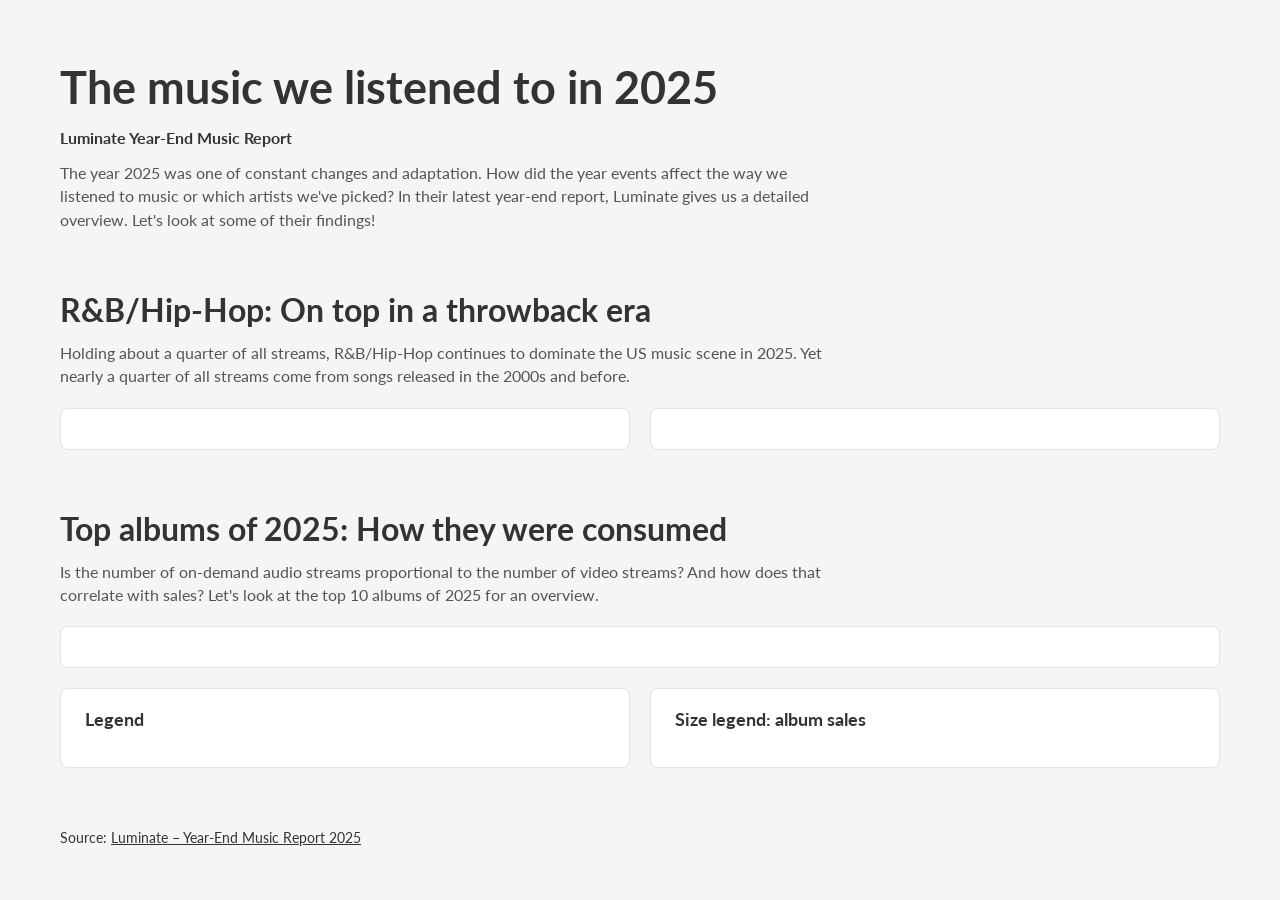
<file: index.html>
<!DOCTYPE html>
<html lang="en">
<head>
	<meta charset="UTF-8">
	<meta name="viewport" content="width=device-width, initial-scale=1.0">
	<title>Interactive Data Visualization with D3.js - Digital Infographic</title>
	<link rel="stylesheet" type="text/css" href="css/grid.css">
	<link rel="stylesheet" type="text/css" href="css/main.css">
	<script src="https://d3js.org/d3.v7.min.js"></script>
	<script src="./js/bar-chart.js"></script>
	<script src="./js/circle-chart.js"></script>
	<script src="./js/bubble-chart.js"></script>
	<script src="./js/main.js"></script>
</head>
<body onload="main()">
	<div class="container">
		<h1>The music we listened to in 2025</h1>
		<div class="row">
			<div class="col-8">
				<div class="subtitle">Luminate Year-End Music Report</div>
				<div class="intro">The year 2025 was one of constant changes and adaptation. How did the year events affect the way we listened to music or which artists we've picked? In their latest year-end report, Luminate gives us a detailed overview. Let's look at some of their findings!</div>
			</div>
		</div>

		<div class="bar-chart-section">
			<h2>R&amp;B/Hip-Hop: On top in a throwback era</h2>
			<div class="row">
				<div class="col-8">
					<div class="section-intro">Holding about a quarter of all streams, R&amp;B/Hip-Hop continues to dominate the US music scene in 2025. Yet nearly a quarter of all streams come from songs released in the 2000s and before.</div>
				</div>
			</div>
			<div class="row card-row">
				<div class="col-6">
					<div id="top-genres" class="card"></div>
				</div>
				<div class="col-6">
					<div id="release-by-decade" class="card"></div>
				</div>
			</div>
		</div>

		<div class="bubble-chart-section">
			<h2>Top albums of 2025: How they were consumed</h2>
			<div class="row">
				<div class="col-8">
					<div class="section-intro">Is the number of on-demand audio streams proportional to the number of video streams? And how does that correlate with sales? Let's look at the top 10 albums of 2025 for an overview.</div>
				</div>
			</div>
			<div id="bubble-chart" class="card"></div>
			<div id="legend" class="row card-row">
				<div class="col-6">
					<div class="legend-color card">
						<h3>Legend</h3>
					</div>
				</div>
				<div class="col-6">
					<div class="legend-area card">
						<h3>Size legend: album sales</h3>
					</div>
				</div>
			</div>
		</div>

		<div class="source">Source: <a href="https://luminatedata.com/reports/yearend-music-industry-report-2025/">Luminate – Year-End Music Report 2025</a></div>
	</div>
</body>
</html>
</file>
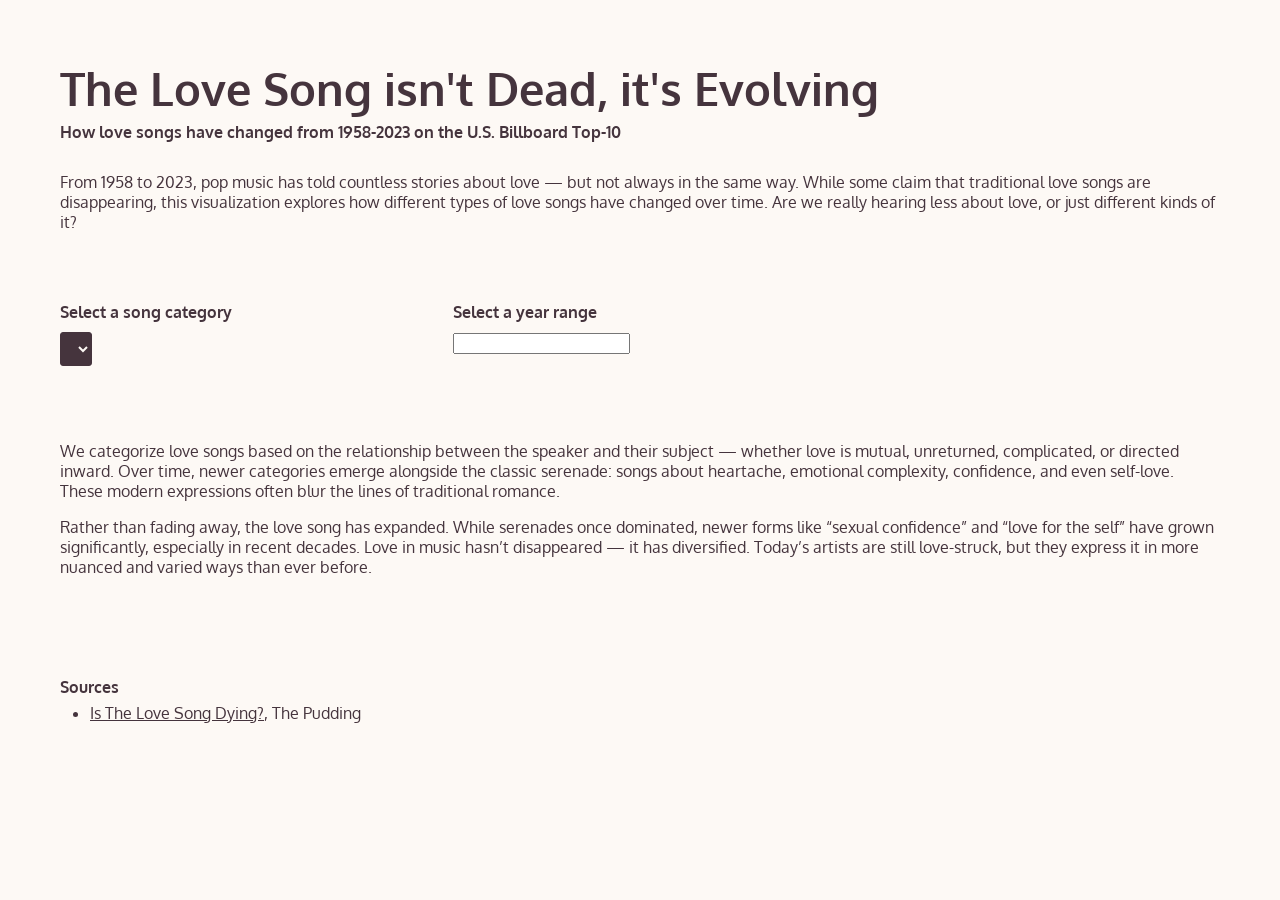
<file: Assignment2/index.html>
<!DOCTYPE html>
<html>

<head>
	<meta charset="UTF-8">
	<title>Love songs from 1958-2023 - streamgraph</title>
	<meta name="viewport" content="width=device-width, initial-scale=1">
	<link rel="stylesheet" type="text/css" href="css/grid.css">
	<link rel="stylesheet" type="text/css" href="css/rSlider.min.css">
	<link rel="stylesheet" type="text/css" href="css/main.css">
</head>

<body>
	<div class="container">
		<h1>The Love Song isn't Dead, it's Evolving</h1>
		<div class="subtitle">How love songs have changed from 1958-2023 on the U.S. Billboard Top-10</div>
		<div class="intro">
			<p>From 1958 to 2023, pop music has told countless stories about love — but not always in the same way.
				While some claim that traditional love songs are disappearing, this visualization explores how different
				types of love songs have changed over time. Are we really hearing less about love, or just different
				kinds of it?</p>
		</div>
		<div class="filters">
			<div class="row">
				<div class="col-4">
					<div class="filter filter-song-category">
						<label for="selectSongCategory">Select a song category</label>
						<select name="selectSongCategory" id="selectSongCategory"></select>
					</div>
				</div>
				<div class="col-8">
					<div class="filter filter-years">
						<label for="yearsSlider">Select a year range</label>
						<div class="slider-wrapper">
							<div class="slider">
								<input type="text" id="yearsSlider" />
							</div>
						</div>
					</div>
				</div>
			</div>
		</div>

		<div id="viz"></div>
		<div class="legend"></div>
		<div>
			<p>We categorize love songs based on the relationship between the speaker and their subject — whether love
				is mutual, unreturned, complicated, or directed inward. Over time, newer categories emerge alongside the
				classic serenade: songs about heartache, emotional complexity, confidence, and even self-love. These
				modern expressions often blur the lines of traditional romance.</p>

			<p>Rather than fading away, the love song has expanded. While serenades once dominated, newer forms like
				“sexual confidence” and “love for the self” have grown significantly, especially in recent decades. Love
				in music hasn’t disappeared — it has diversified. Today’s artists are still love-struck, but they
				express it in more nuanced and varied ways than ever before.</p>
		</div>
		<div class="sources">
			<div class="sources-label">Sources</div>
			<ul>
				<li><a href="https://pudding.cool/2024/11/love-songs/">Is The Love Song Dying?</a>, The Pudding</li>
			</ul>
		</div>
	</div>


	<!-- Add Scripts Here -->
	<script src="https://d3js.org/d3.v7.min.js"></script>
	<script src="js/rSlider.min.js"></script>
	<script src="js/tooltip.js"></script>
	<script src="js/main.js"></script>
</body>

</html>
</file>
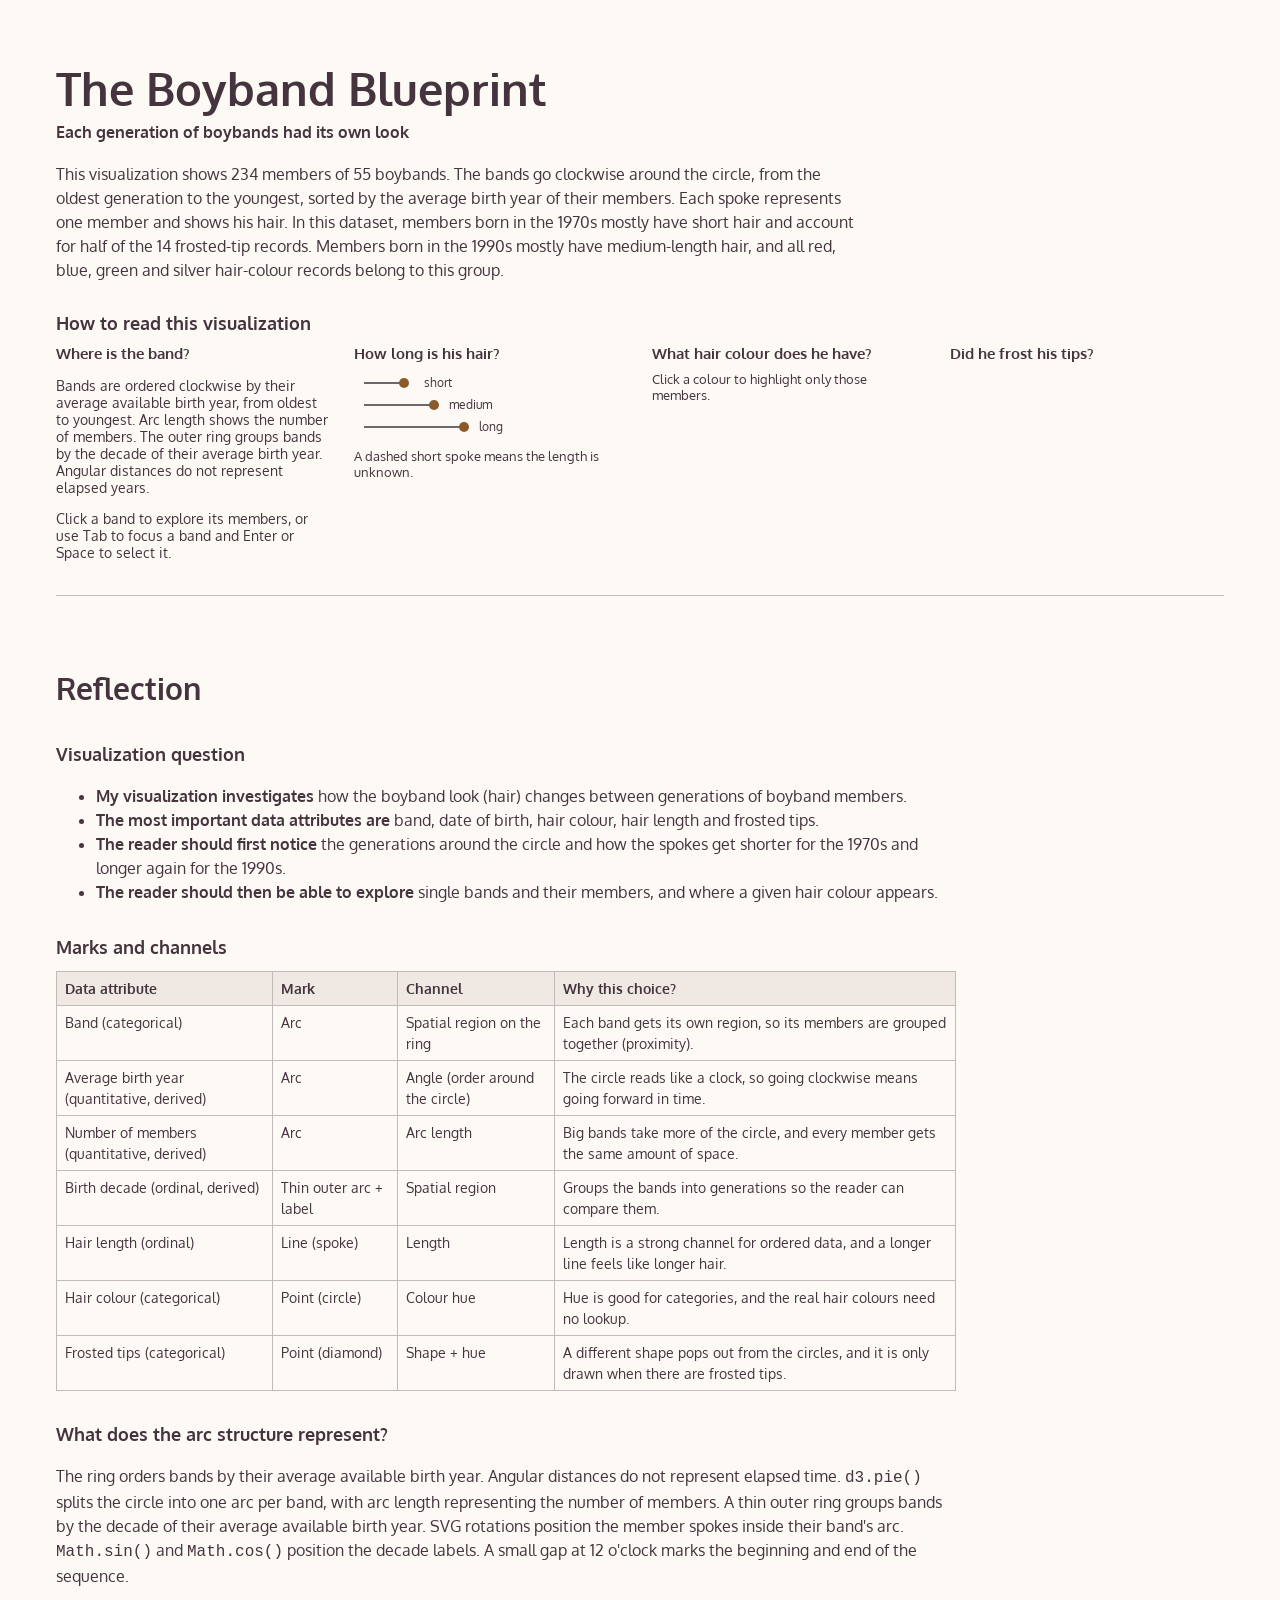
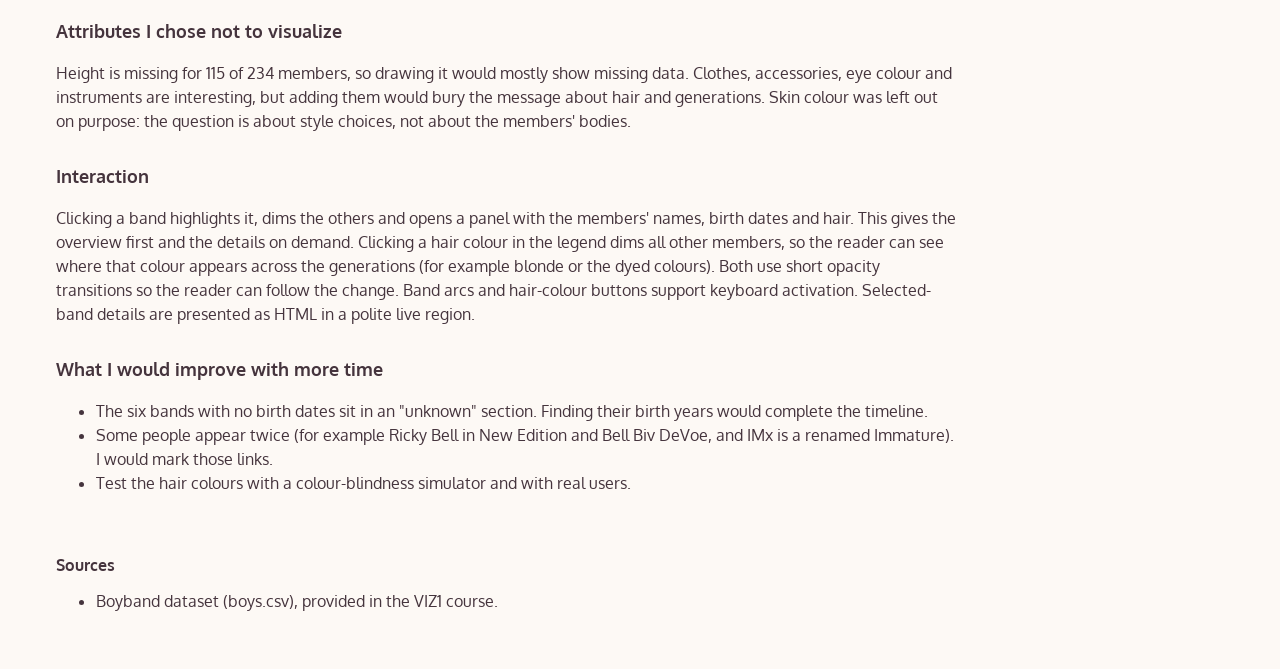
<file: Assignment3/index.html>
<!DOCTYPE html>
<html lang="en">

<head>
	<meta charset="UTF-8">
	<title>The Boyband Blueprint</title>
	<meta name="viewport" content="width=device-width, initial-scale=1">
	<link rel="stylesheet" type="text/css" href="css/main.css">
</head>

<body>
	<div class="container">
		<h1>The Boyband Blueprint</h1>
		<div class="subtitle">Each generation of boybands had its own look</div>
		<div class="intro">
			<p>This visualization shows 234 members of 55 boybands. The bands go clockwise around the circle,
				from the oldest generation to the youngest, sorted by the average birth year of their members.
				Each spoke represents one member and shows his hair. In this dataset, members born in the 1970s 
				mostly have short hair and account for half of the 14 frosted-tip records. Members born in the 1990s 
				mostly have	medium-length hair, and all red, blue, green and silver hair-colour records belong to 
				this group.</p>
		</div>

		<h3>How to read this visualization</h3>
		<div class="how-to-read">
			<div class="read-block">
				<h4>Where is the band?</h4>
				<p>Bands are ordered clockwise by their average available birth year,
				from oldest to youngest. Arc length shows the number of members.
				The outer ring groups bands by the decade of their average birth year.
				Angular distances do not represent elapsed years.</p>
				<p>Click a band to explore its members, or use Tab to focus a band and 
				Enter or Space to select it.</p>
			</div>
			<div class="read-block">
				<h4>How long is his hair?</h4>
				<svg viewBox="0 0 160 70" width="160" height="70" aria-hidden="true">
					<g class="legend-spoke"><line x1="10" y1="12" x2="50" y2="12"></line><circle cx="50" cy="12" r="5"></circle><text x="70" y="16">short</text></g>
					<g class="legend-spoke"><line x1="10" y1="34" x2="80" y2="34"></line><circle cx="80" cy="34" r="5"></circle><text x="95" y="38">medium</text></g>
					<g class="legend-spoke"><line x1="10" y1="56" x2="110" y2="56"></line><circle cx="110" cy="56" r="5"></circle><text x="125" y="60">long</text></g>
				</svg>
				<p class="small">A dashed short spoke means the length is unknown.</p>
			</div>
			<div class="read-block">
				<h4>What hair colour does he have?</h4>
				<p class="small">Click a colour to highlight only those members.</p>
				<div id="hair-legend" class="hair-legend"></div>
			</div>
			<div class="read-block">
				<h4>Did he frost his tips?</h4>
				<ul id="frost-legend" class="frost-legend"></ul>
			</div>
		</div>

		<div class="viz-layout">
			<div id="viz"></div>
			<aside id="details" class="details hidden" aria-live="polite">
				<button type="button" class="details-close" aria-label="Close details">&times;</button>
				<div class="details-label">Selected band</div>
				<h2 class="details-title"></h2>
				<ul></ul>
			</aside>
		</div>

		<section class="reflection">
			<h2>Reflection</h2>

			<h3>Visualization question</h3>
			<ul>
				<li><strong>My visualization investigates</strong> how the boyband look (hair) changes between
					generations of boyband members.</li>
				<li><strong>The most important data attributes are</strong> band, date of birth, hair colour, hair
					length and frosted tips.</li>
				<li><strong>The reader should first notice</strong> the generations around the circle and how the
					spokes get shorter for the 1970s and longer again for the 1990s.</li>
				<li><strong>The reader should then be able to explore</strong> single bands and their members, and
					where a given hair colour appears.</li>
			</ul>

			<h3>Marks and channels</h3>
			<table>
				<thead>
					<tr><th>Data attribute</th><th>Mark</th><th>Channel</th><th>Why this choice?</th></tr>
				</thead>
				<tbody>
					<tr><td>Band (categorical)</td><td>Arc</td><td>Spatial region on the ring</td><td>Each band gets its own region, so its members are grouped together (proximity).</td></tr>
					<tr><td>Average birth year (quantitative, derived)</td><td>Arc</td><td>Angle (order around the circle)</td><td>The circle reads like a clock, so going clockwise means going forward in time.</td></tr>
					<tr><td>Number of members (quantitative, derived)</td><td>Arc</td><td>Arc length</td><td>Big bands take more of the circle, and every member gets the same amount of space.</td></tr>
					<tr><td>Birth decade (ordinal, derived)</td><td>Thin outer arc + label</td><td>Spatial region</td><td>Groups the bands into generations so the reader can compare them.</td></tr>
					<tr><td>Hair length (ordinal)</td><td>Line (spoke)</td><td>Length</td><td>Length is a strong channel for ordered data, and a longer line feels like longer hair.</td></tr>
					<tr><td>Hair colour (categorical)</td><td>Point (circle)</td><td>Colour hue</td><td>Hue is good for categories, and the real hair colours need no lookup.</td></tr>
					<tr><td>Frosted tips (categorical)</td><td>Point (diamond)</td><td>Shape + hue</td><td>A different shape pops out from the circles, and it is only drawn when there are frosted tips.</td></tr>
				</tbody>
			</table>

			<h3>What does the arc structure represent?</h3>
			<p>The ring orders bands by their average available birth year. Angular distances do not represent
				elapsed time. <code>d3.pie()</code> splits the circle into one arc per band, with arc length
				representing the number of members. A thin outer ring groups bands by the decade of their
				average available birth year. SVG rotations position the member spokes inside their band's arc.
				<code>Math.sin()</code> and <code>Math.cos()</code> position the decade labels. A small gap at
				12 o'clock marks the beginning and end of the sequence.</p>

			<h3>Attributes I chose not to visualize</h3>
			<p>Height is missing for 115 of 234 members, so drawing it would mostly show missing data. Clothes,
				accessories, eye colour and instruments are interesting, but adding them would bury the message
				about hair and generations. Skin colour was left out on purpose: the question is about style
				choices, not about the members' bodies.</p>

			<h3>Interaction</h3>
			<p>Clicking a band highlights it, dims the others and opens a panel with the members' names, birth
				dates and hair. This gives the overview first and the details on demand. Clicking a hair colour in
				the legend dims all other members, so the reader can see where that colour appears across the
				generations (for example blonde or the dyed colours). Both use short opacity transitions so the
				reader can follow the change. Band arcs and hair-colour buttons support keyboard activation. 
				Selected-band details are presented as HTML in a polite live region.</p>

			<h3>What I would improve with more time</h3>
			<ul>
				<li>The six bands with no birth dates sit in an "unknown" section. Finding their birth years would
					complete the timeline.</li>
				<li>Some people appear twice (for example Ricky Bell in New Edition and Bell Biv DeVoe, and IMx is
					a renamed Immature). I would mark those links.</li>
				<li>Test the hair colours with a colour-blindness simulator and with real users.</li>
			</ul>
		</section>

		<div class="sources">
			<div class="sources-label">Sources</div>
			<ul>
				<li>Boyband dataset (boys.csv), provided in the VIZ1 course.</li>
			</ul>
		</div>
	</div>

	<script src="https://d3js.org/d3.v7.min.js"></script>
	<script src="js/main.js"></script>
</body>

</html>
</file>
<file: css/grid.css>
.container {
  margin-right: auto;
  margin-left: auto;
  padding-right: 20px;
  padding-left: 20px;
  width: 100%;
  max-width: 1200px;
}
.row {
  display: flex;
  flex-wrap: wrap;
  margin-left: -10px;
  margin-right: -10px;
}
.col,
[class^="col-"],
[class*=" col-"] {
  position: relative;
  width: 100%;
  min-height: 1px;
  padding-right: 10px;
  padding-left: 10px;
  flex-basis: 0;
  flex-grow: 1;
  max-width: 100%;
}
.col-12 {
  flex: 0 0 calc(12*100%/12);
  max-width: calc(12*100%/12);
}
.col-11 {
  flex: 0 0 calc(11*100%/12);
  max-width: calc(11*100%/12);
}
.col-10 {
  flex: 0 0 calc(10*100%/12);
  max-width: calc(10*100%/12);
}
.col-9 {
  flex: 0 0 calc(9*100%/12);
  max-width: calc(9*100%/12);
}
.col-8 {
  flex: 0 0 calc(8*100%/12);
  max-width: calc(8*100%/12);
}
.col-7 {
  flex: 0 0 calc(7*100%/12);
  max-width: calc(7*100%/12);
}
.col-6 {
  flex: 0 0 calc(6*100%/12);
  max-width: calc(6*100%/12);
}
.col-5 {
  flex: 0 0 calc(5*100%/12);
  max-width: calc(5*100%/12);
}
.col-4 {
  flex: 0 0 calc(4*100%/12);
  max-width: calc(4*100%/12);
}
.col-3 {
  flex: 0 0 calc(3*100%/12);
  max-width: calc(3*100%/12);
}
.col-2 {
  flex: 0 0 calc(2*100%/12);
  max-width: calc(2*100%/12);
}
.col-1 {
  flex: 0 0 calc(1*100%/12);
  max-width: calc(1*100%/12);
}
</file>
<file: css/main.css>
@import url('https://fonts.googleapis.com/css2?family=Lato:wght@400;700&display=swap');

html {
  -webkit-font-smoothing: antialiased;
  box-sizing: border-box;
}
*, ::after, ::before {
  box-sizing: inherit;
}
body {
  margin: 0;
  font-family: 'Lato', sans-serif;
  font-size: 16px;
  font-weight: 400;
  line-height: 1.45;
  color: #333;
  background-color: #f5f5f3;
}
h1, h2, h3, h4 {
  font-weight: 700;
  line-height: 1.2;
}
h1 {
  margin: 60px 0 12px;
  font-size: 45px;
}
h2 {
  margin: 60px 0 12px;
  font-size: 32px;
}
h3 {
  margin: 0 0 16px;
  font-size: 18px;
}
h4 {
  margin: 0 0 10px;
  font-size: 15px;
}
a {
  color: #333;
}

/* Layout */
.subtitle {
  margin-bottom: 12px;
  font-weight: 700;
}
.intro,
.section-intro {
  color: #555;
}
.section-intro {
  margin-bottom: 20px;
}
.source {
  margin: 60px 0 40px;
  font-size: 14px;
}

/* Cards holding the charts */
.card-row {
  row-gap: 20px;
  margin-bottom: 20px;
}
.card {
  height: 100%;
  padding: 20px 24px;
  background-color: #fff;
  border: 1px solid #e3e3e0;
  border-radius: 8px;
}
#bubble-chart {
  margin-bottom: 20px;
}
.card svg {
  display: block;
  max-width: 100%;
  height: auto;
  overflow: visible;
}
.chart-note {
  margin: -10px 0 12px;
  font-size: 13px;
  color: #777;
}

/* Chart marks */
.bar,
.decade-circle {
  fill: #4e79a7;
}
.decade-circle {
  fill-opacity: 0.85;
}
.reference-line,
.baseline {
  stroke: #333;
  stroke-width: 1;
}
.bubble {
  fill-opacity: 0.75;
  stroke: #fff;
  stroke-width: 1;
}
.bubble.is-active {
  fill-opacity: 0.95;
  stroke: #333;
  stroke-width: 2;
}

/* Chart text */
.label {
  font-size: 13px;
  fill: #333;
}
.value-label {
  fill: #666;
}
.axis {
  font-family: 'Lato', sans-serif;
  font-size: 12px;
  color: #666;
}
.axis-label {
  font-size: 13px;
  fill: #555;
}

/* Legends */
.legend-list {
  margin: 0;
  padding: 0;
  list-style: none;
}
.legend-list li {
  display: flex;
  align-items: center;
  margin: 6px 0;
  font-size: 14px;
}
.legend-circle {
  flex-shrink: 0;
  margin-right: 8px;
  width: 10px;
  height: 10px;
  border-radius: 50%;
}
.legend-artist {
  margin-left: 6px;
  color: #777;
}
.size-legend-line {
  stroke: #999;
  stroke-dasharray: 4 4;
}
.size-legend-circle {
  fill: #bbb;
  stroke: #888;
}

/* Bubble chart tooltip */
.tooltip {
  position: absolute;
  top: 0;
  left: 0;
  max-width: 260px;
  padding: 8px 10px;
  font-size: 13px;
  line-height: 1.4;
  background-color: #fff;
  border: 1px solid #ddd;
  border-radius: 6px;
  box-shadow: 0 2px 8px rgba(0, 0, 0, 0.12);
  pointer-events: none;
  opacity: 0;
  transition: opacity 0.15s;
}
.tooltip-title {
  font-weight: 700;
}
.tooltip-artist {
  margin-bottom: 4px;
  color: #777;
}

/* Stack the two-column rows on narrow screens */
@media (max-width: 800px) {
  .row > .col-6,
  .row > .col-8 {
    flex: 0 0 100%;
    max-width: 100%;
  }
  h1 {
    margin-top: 40px;
    font-size: 34px;
  }
  h2 {
    margin-top: 44px;
    font-size: 26px;
  }
}
</file>
<file: Assignment2/css/grid.css>
.container {
  margin-right: auto;
  margin-left: auto;
  padding-right: 20px;
  padding-left: 20px;
  width: 100%;
  max-width: 1200px;
}
.row {
  display: flex;
  flex-wrap: wrap;
  margin-left: -10px;
  margin-right: -10px;
}
.col,
[class^="col-"],
[class*=" col-"] {
  position: relative;
  width: 100%;
  min-height: 1px;
  padding-right: 10px;
  padding-left: 10px;
  flex-basis: 0;
  flex-grow: 1;
  max-width: 100%;
}
.col-12 {
  flex: 0 0 calc(12*100%/12);
  max-width: calc(12*100%/12);
}
.col-11 {
  flex: 0 0 calc(11*100%/12);
  max-width: calc(11*100%/12);
}
.col-10 {
  flex: 0 0 calc(10*100%/12);
  max-width: calc(10*100%/12);
}
.col-9 {
  flex: 0 0 calc(9*100%/12);
  max-width: calc(9*100%/12);
}
.col-8 {
  flex: 0 0 calc(8*100%/12);
  max-width: calc(8*100%/12);
}
.col-7 {
  flex: 0 0 calc(7*100%/12);
  max-width: calc(7*100%/12);
}
.col-6 {
  flex: 0 0 calc(6*100%/12);
  max-width: calc(6*100%/12);
}
.col-5 {
  flex: 0 0 calc(5*100%/12);
  max-width: calc(5*100%/12);
}
.col-4 {
  flex: 0 0 calc(4*100%/12);
  max-width: calc(4*100%/12);
}
.col-3 {
  flex: 0 0 calc(3*100%/12);
  max-width: calc(3*100%/12);
}
.col-2 {
  flex: 0 0 calc(2*100%/12);
  max-width: calc(2*100%/12);
}
.col-1 {
  flex: 0 0 calc(1*100%/12);
  max-width: calc(1*100%/12);
}

@media screen and (max-width: 1250px) {
  .col-1, .col-2, .col-3, .col-4, .col-5, .col-6, .col-7, .col-8, .col-9, .col-10, .col-11 {
    flex: 0 0 100%;
    max-width: 100%;
  }
}
</file>
<file: Assignment2/css/main.css>
@import url('https://fonts.googleapis.com/css2?family=Oxygen:wght@400;700&display=swap');

html {
  -webkit-font-smoothing: antialiased;
  box-sizing: border-box;
}
*, ::after, ::before {
  box-sizing: inherit;
}
body {
  margin: 0;
  background-color: #FDF9F5;
  font-family: 'Oxygen', sans-serif;
  font-size: 16px;
  font-weight: 400;
  color: #45343D;
  fill: #45343D;
}
h1, h2, h3, h4 {
  font-weight: 700;
}
h1 {
  margin: 60px 0 5px;
  font-size: 45px;
}
h2 {
  margin: 60px 0 20px;
  font-size: 35px;
}
h3 {
  margin: 0 0 10px;
  font-size: 18px;
}
h4 {
  margin: 0 0 10px;
  font-size: 15px;
}
a {
  color: #45343D;
}

.hidden {
  display: none;
}

/* Introduction */
.subtitle {
  font-weight: 700;
}
.intro {
  margin: 30px 0;
}

/* Filters */
.filters {
  margin: 70px 0 50px;
}
.filters label {
  display: block;
  margin-bottom: 10px;
  font-weight: 700;
}
.filters select {
  padding: 5px;
  font-family: 'Oxygen', sans-serif;
  font-size: 16px;
  color: #FDF9F5;
  font-weight: 700;
  background-color: #45343D;
  border-color: #45343D;
  border-radius: 3px;
}
.filters .rs-container {
  font-family: 'Oxygen', sans-serif;
}
.filters .rs-tooltip {
  top: 60px;
  color: #FDF9F5;
  font-weight: 700;
  background-color: #45343D;
  border-color: #45343D;
}
.filters .rs-container .rs-scale span ins {
  margin-top: 29px;
  font-size: 13px;
  color: #45343D;
}
.filters .rs-container .rs-scale span::before {
  background-color: #45343D;
}
.filters .rs-container .rs-bg {
  background-color: #C1B9BA;
  border-color: #C1B9BA;
}
.filters .rs-container .rs-selected {
  background-color: #45343D;
  border-color: #45343D;
}
.filters .rs-container .rs-scale {
  display: flex;
}
.filters .rs-container .rs-scale span {
  float: none;
}
@media screen and (max-width: 1250px) {
  .filter {
    margin-bottom: 30px;
  }
  .slider-wrapper {
    margin: 0 30px;
    width: calc(100% - 80px);
  }
}

/* Legend */
.legend ul {
  display: flex;
  justify-content: space-between;
  margin: 30px 160px 30px 60px;
  padding-left: 0;
  list-style: none;
}
.legend ul li {
  display: flex;
  align-items: center;
}
.legend ul .legend-color {
  margin-right: 10px;
  width: 50px;
  height: 25px;
}
.legend ul .legend-label {
  margin-right: 10px;
}
@media screen and (max-width: 768px) {
  .legend ul {
    flex-direction: column;
    margin-left: 0;
    margin-right: 0;
  }
}

/* Sources */
.sources {
  margin: 100px 0;
}
.sources-label {
  font-weight: 700;
}
.sources ul {
  margin: 6px 0;
  padding-left: 30px;
}
.sources ul li {
  margin: 3px 0;
}

/* Add these rules to the END of css/main.css. */

/* Flexible legend for 8 color-coded categories */
.legend {
  display: flex;
  flex-wrap: wrap;
  align-items: center;
  justify-content: center;
  gap: 12px 18px;
  margin: 15px 0 25px;
}
.legend-item { display: flex; align-items: center; gap: 6px; font-size: 12px; }
.legend-color { display: inline-block; width: 13px; height: 13px; flex: none; border-radius: 2px; }
.legend-label { white-space: nowrap; }

/* SVG chart tooltip */
#viz { position: relative; }
.chart-tooltip {
  position: absolute;
  z-index: 10;
  box-sizing: border-box;
  min-width: 180px;
  max-width: min(270px, 95%);
  padding: 12px;
  background: #fff;
  border: 1px solid #ddd;
  border-radius: 6px;
  color: #45343D;
  font: 12px/1.4 'Oxygen', sans-serif;
  box-shadow: 0 4px 12px rgba(0,0,0,.15);
  pointer-events: none;
}
.tooltip-row { display: flex; align-items: center; justify-content: space-between; gap: 12px; margin-top: 5px; }
.tooltip-category { display: flex; align-items: center; gap: 6px; }
.tooltip-color { display: inline-block; width: 9px; height: 9px; flex: none; }
</file>
<file: Assignment3/css/main.css>
@import url('https://fonts.googleapis.com/css2?family=Oxygen:wght@400;700&display=swap');

html {
  box-sizing: border-box;
}
*, ::after, ::before {
  box-sizing: inherit;
}
body {
  margin: 0;
  background-color: #FDF9F5;
  font-family: 'Oxygen', sans-serif;
  font-size: 16px;
  color: #45343D;
}
.container {
  max-width: 1200px;
  margin: 0 auto;
  padding: 0 16px;
}
h1 {
  margin: 60px 0 5px;
  font-size: 45px;
}
h2 {
  margin: 50px 0 15px;
  font-size: 30px;
}
h3 {
  margin: 30px 0 10px;
  font-size: 18px;
}
h4 {
  margin: 0 0 8px;
  font-size: 15px;
}
.hidden {
  display: none !important;
}
.subtitle {
  font-weight: 700;
}
.intro {
  margin: 20px 0 30px;
  max-width: 800px;
  line-height: 1.5;
}
.small {
  font-size: 13px;
  margin: 4px 0;
}

/* How to read */
.how-to-read {
  display: flex;
  flex-wrap: wrap;
  gap: 24px;
  padding-bottom: 20px;
  border-bottom: 1px solid #C1B9BA;
}
.read-block {
  flex: 1 1 200px;
  font-size: 14px;
}
.legend-spoke line {
  stroke: #45343D;
  stroke-width: 1.5;
}
.legend-spoke circle {
  fill: #8b5a2b;
}
.legend-spoke text {
  font-size: 12px;
  fill: #45343D;
}
.hair-legend {
  display: flex;
  flex-wrap: wrap;
  gap: 6px;
}
.hair-legend button {
  display: flex;
  align-items: center;
  gap: 6px;
  padding: 3px 8px;
  font-family: inherit;
  font-size: 12px;
  color: #45343D;
  background: #fff;
  border: 1px solid #C1B9BA;
  border-radius: 12px;
  cursor: pointer;
}
.hair-legend button.active {
  color: #FDF9F5;
  background: #45343D;
  border-color: #45343D;
}
.swatch {
  display: inline-block;
  width: 12px;
  height: 12px;
  flex: none;
  border-radius: 50%;
  border: 1px solid #888;
}
.frost-legend {
  margin: 0;
  padding: 0;
  list-style: none;
}
.frost-legend li {
  display: flex;
  align-items: center;
  gap: 8px;
  margin-bottom: 4px;
}

/* Visualization + details panel */
.viz-layout {
  display: flex;
  align-items: flex-start;
  gap: 20px;
  margin-top: 20px;
}
#viz {
  flex: 1;
  min-width: 0;
}
#viz svg {
  width: 100%;
  height: auto;
  display: block;
}
.band-arc {
  fill: #ddd5d3;
  stroke: #FDF9F5;
  cursor: pointer;
}
.band-arc:hover {
  fill: #C1B9BA;
}
.band-arc.selected {
  fill: #45343D;
}
.band-arc:focus {
  outline: none;
}
.band-arc:focus-visible {
  stroke: #45343D;
  stroke-width: 3;
}
.band-label {
  font-size: 11px;
  fill: #45343D;
  pointer-events: none;
}
.band-label.selected {
  font-weight: 700;
}
.member line {
  stroke: #45343D;
  stroke-width: 1.2;
}
.member circle {
  stroke: #45343D;
  stroke-width: 1;
}
.member .frost {
  stroke: #45343D;
  stroke-width: 1;
}
.decade-arc {
  fill: #45343D;
}
.decade-arc.unknown {
  fill: #C1B9BA;
}
.decade-label {
  font-size: 15px;
  font-weight: 700;
  fill: #45343D;
}
.center-main {
  font-size: 26px;
  font-weight: 700;
  fill: #45343D;
}
.center-sub {
  font-size: 16px;
  fill: #45343D;
}

.details {
  position: relative;
  flex: 0 0 300px;
  padding: 20px;
  background: #fff;
  border: 1px solid #C1B9BA;
  border-radius: 6px;
}
.details-label {
  font-size: 13px;
}
.details h2 {
  margin: 4px 0 15px;
  font-size: 24px;
}
.details-close {
  position: absolute;
  top: 8px;
  right: 10px;
  font-size: 24px;
  color: #45343D;
  background: none;
  border: none;
  cursor: pointer;
}
.details ul {
  margin: 0;
  padding: 0;
  list-style: none;
}
.details li {
  display: flex;
  align-items: flex-start;
  gap: 10px;
  padding: 10px 0;
  border-top: 1px solid #eee;
}
.details .swatch {
  width: 22px;
  height: 22px;
}
.member-name {
  font-weight: 700;
}
.member-info {
  font-size: 13px;
}

/* Reflection */
.reflection {
  max-width: 900px;
  line-height: 1.5;
}
.reflection table {
  width: 100%;
  border-collapse: collapse;
  font-size: 14px;
}
.reflection th,
.reflection td {
  padding: 6px 8px;
  text-align: left;
  vertical-align: top;
  border: 1px solid #C1B9BA;
}
.reflection th {
  background: #efe8e3;
}

/* Sources */
.sources {
  margin: 60px 0;
}
.sources-label {
  font-weight: 700;
}

/* Small screens: put the panel under the chart */
@media screen and (max-width: 900px) {
  .viz-layout {
    flex-direction: column;
  }
  .details {
    flex: none;
    width: 100%;
  }
  .reflection table {
    display: block;
    overflow-x: auto;
  }
}
</file>
<file: Assignment2/css/rSlider.min.css>
.rs-container *{box-sizing:border-box;-webkit-touch-callout:none;-webkit-user-select:none;-khtml-user-select:none;-moz-user-select:none;-ms-user-select:none;user-select:none}.rs-container{font-family:Arial,Helvetica,sans-serif;height:45px;position:relative}.rs-container .rs-bg,.rs-container .rs-selected{background-color:#eee;border:1px solid #ededed;height:10px;left:0;position:absolute;top:5px;width:100%;border-radius:3px}.rs-container .rs-selected{background-color:#00b3bc;border:1px solid #00969b;transition:all .2s linear;width:0}.rs-container.disabled .rs-selected{background-color:#ccc;border-color:#bbb}.rs-container .rs-pointer{background-color:#fff;border:1px solid #bbb;border-radius:4px;cursor:pointer;height:20px;left:-10px;position:absolute;top:0;transition:all .2s linear;width:30px;box-shadow:inset 0 0 1px #FFF,inset 0 1px 6px #ebebeb,1px 1px 4px rgba(0,0,0,.1)}.rs-container.disabled .rs-pointer{border-color:#ccc;cursor:default}.rs-container .rs-pointer::after,.rs-container .rs-pointer::before{content:'';position:absolute;width:1px;height:9px;background-color:#ddd;left:12px;top:5px}.rs-container .rs-pointer::after{left:auto;right:12px}.rs-container.sliding .rs-pointer,.rs-container.sliding .rs-selected{transition:none}.rs-container .rs-scale{left:0;position:absolute;top:5px;white-space:nowrap}.rs-container .rs-scale span{float:left;position:relative}.rs-container .rs-scale span::before{background-color:#ededed;content:"";height:8px;left:0;position:absolute;top:10px;width:1px}.rs-container.rs-noscale span::before{display:none}.rs-container.rs-noscale span:first-child::before,.rs-container.rs-noscale span:last-child::before{display:block}.rs-container .rs-scale span:last-child{margin-left:-1px;width:0}.rs-container .rs-scale span ins{color:#333;display:inline-block;font-size:12px;margin-top:20px;text-decoration:none}.rs-container.disabled .rs-scale span ins{color:#999}.rs-tooltip{color:#333;width:auto;min-width:60px;height:30px;background:#fff;border:1px solid #00969b;border-radius:3px;position:absolute;transform:translate(-50%,-35px);left:13px;text-align:center;font-size:13px;padding:6px 10px 0}.rs-container.disabled .rs-tooltip{border-color:#ccc;color:#999}
</file>
